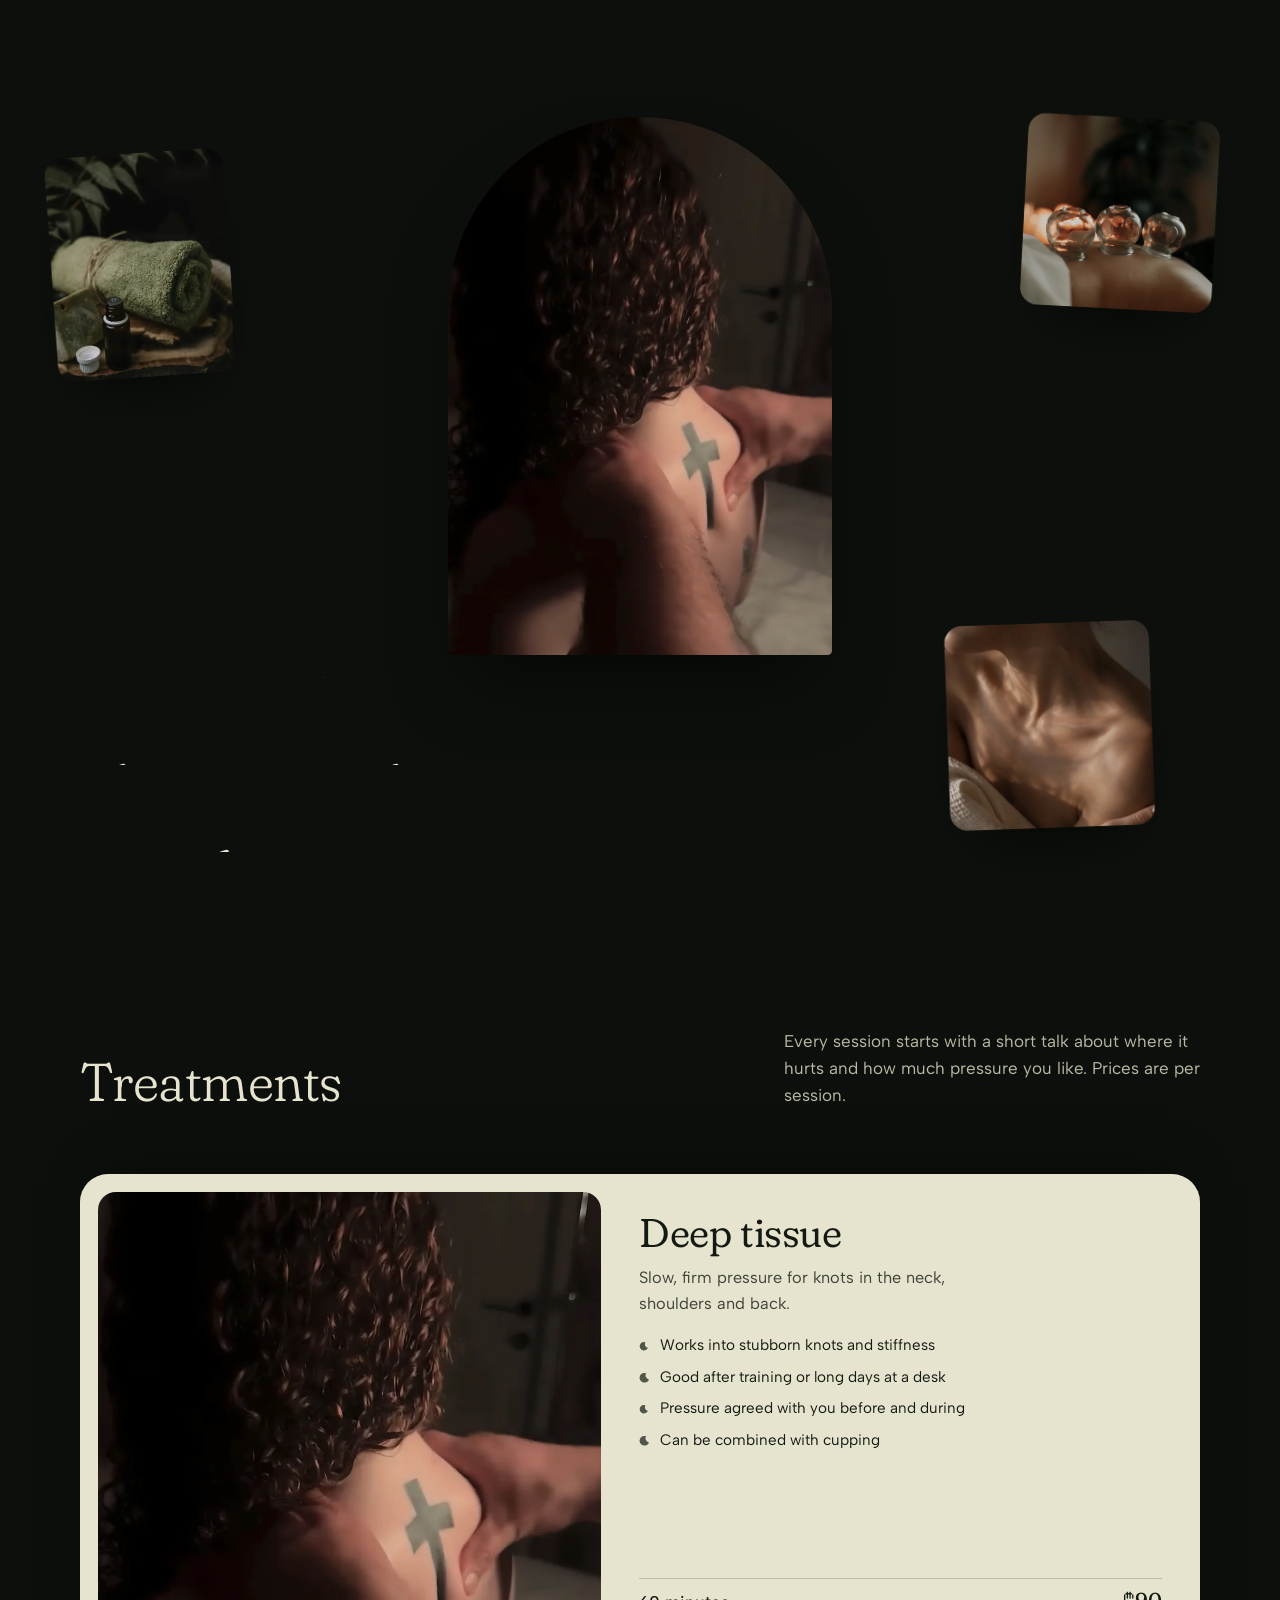
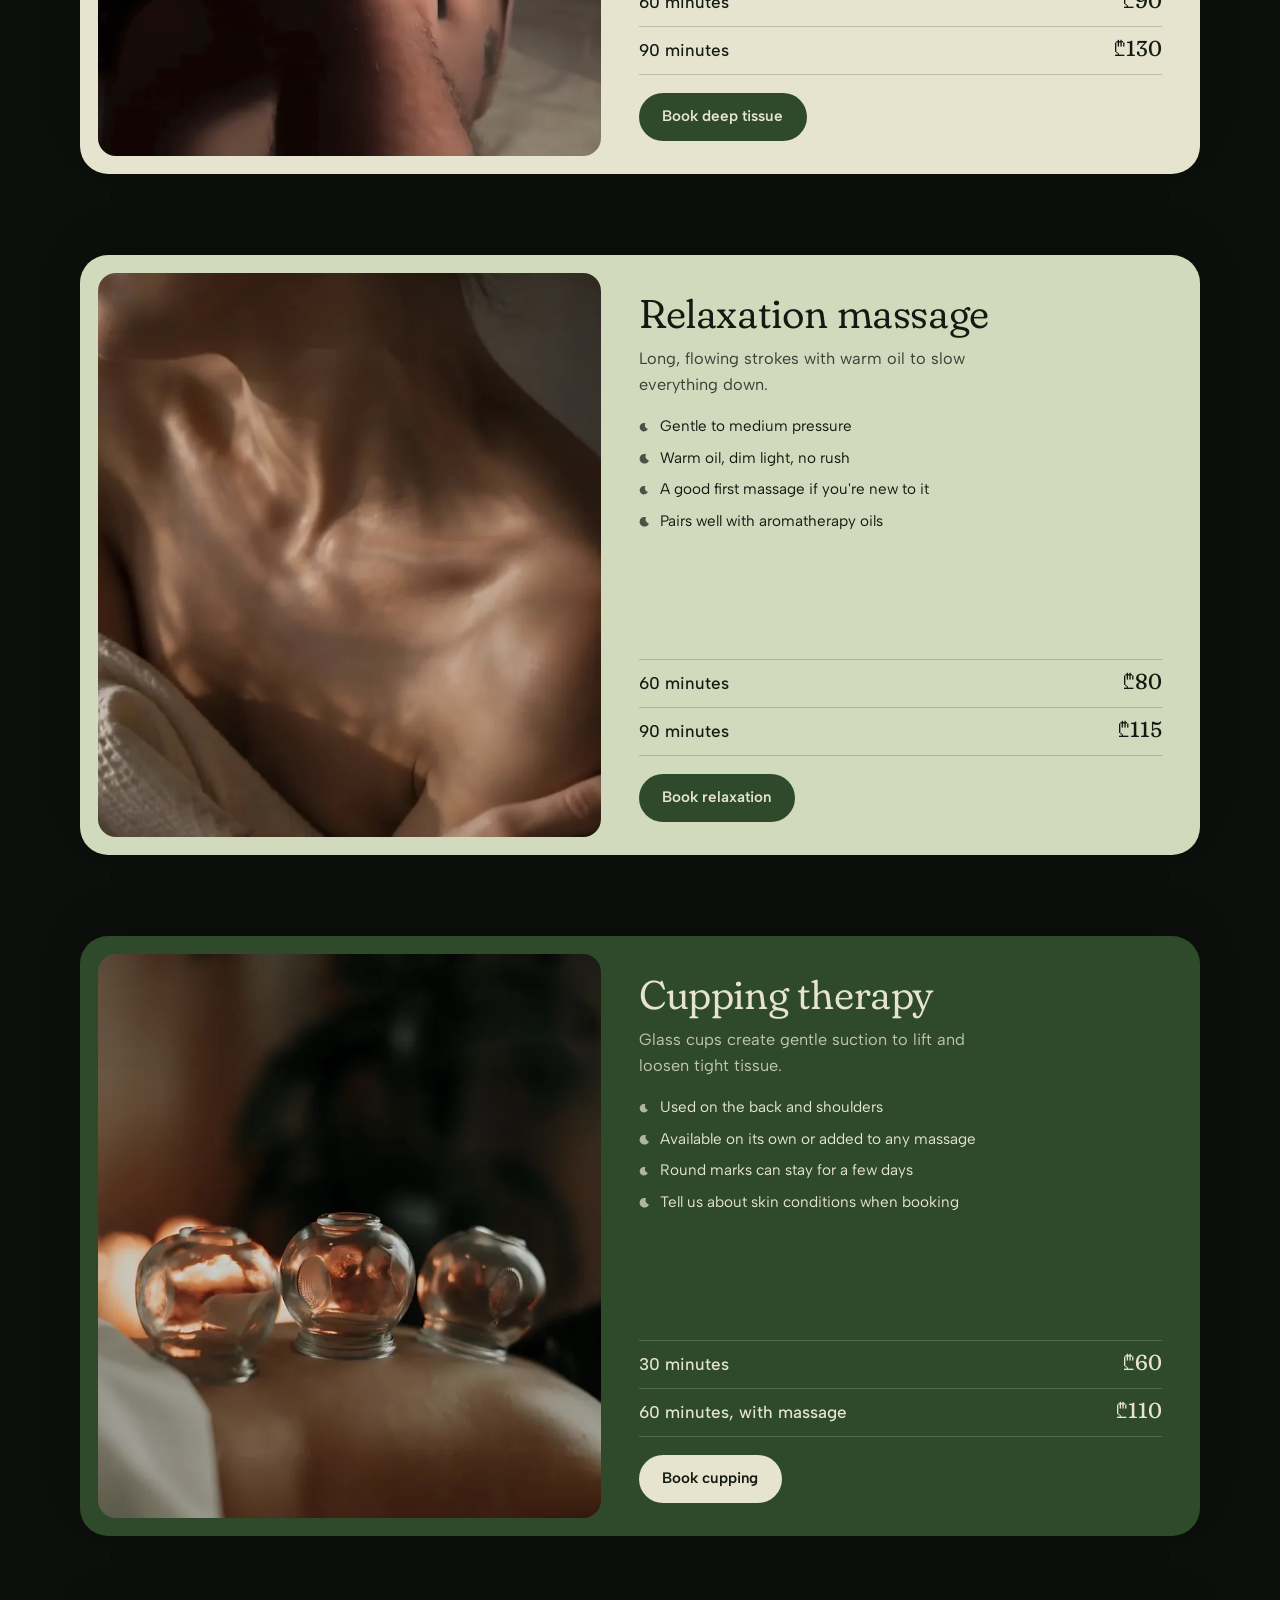
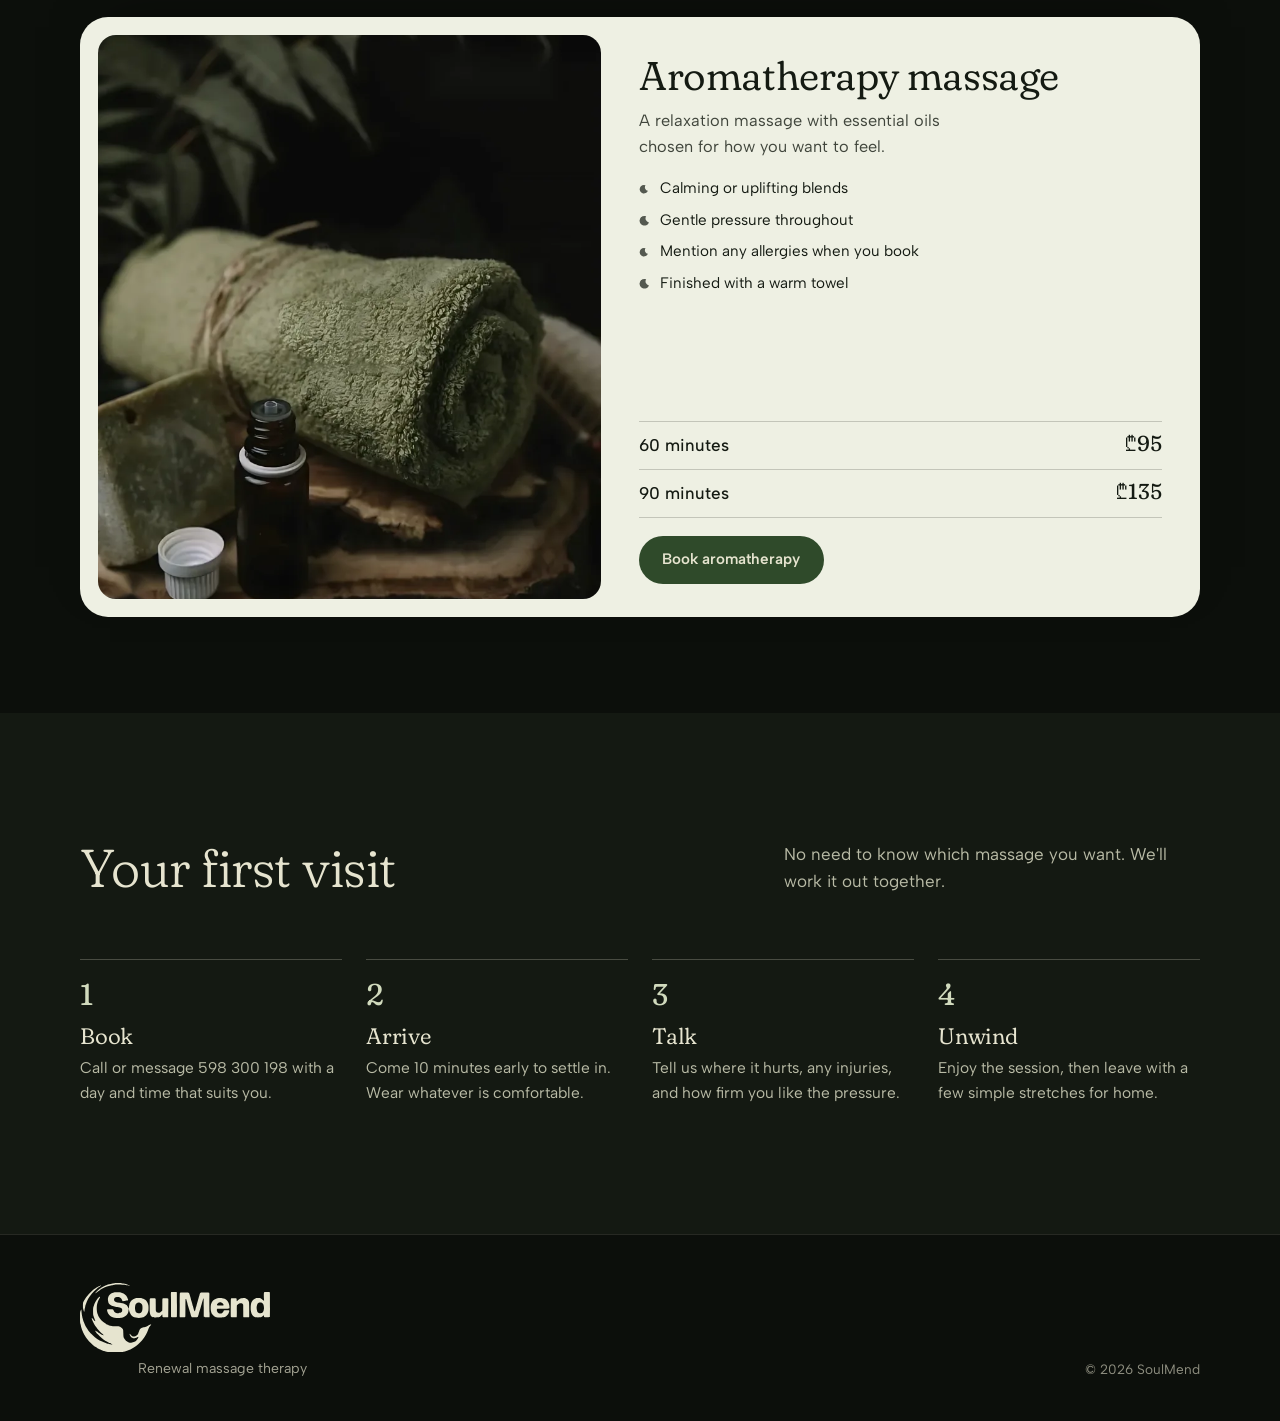
<file: index.html>
<!doctype html>
<html lang="en">
<head>
<meta charset="utf-8">
<meta name="viewport" content="width=device-width, initial-scale=1, viewport-fit=cover">
<title>SoulMend — Massage therapy</title>
<meta name="description" content="SoulMend massage therapy: deep tissue, relaxation, cupping and aromatherapy massage. Book by phone: 598 300 198.">
<meta name="theme-color" content="#0c0f0b">
<meta property="og:title" content="SoulMend — Massage therapy">
<meta property="og:description" content="Let go of what weighs you down. Book your session: 598 300 198.">
<meta property="og:type" content="website">
<meta property="og:image" content="assets/img/back-1600.webp">
<link rel="icon" href="favicon.svg" type="image/svg+xml">
<link rel="preconnect" href="https://fonts.googleapis.com">
<link rel="preconnect" href="https://fonts.gstatic.com" crossorigin>
<link href="https://fonts.googleapis.com/css2?family=Albert+Sans:wght@400;500;600&family=Fraunces:ital,opsz,wght,SOFT@0,9..144,300..500,0..100;1,9..144,300..400,0..100&display=swap" rel="stylesheet">
<link rel="preload" as="image" href="assets/img/back-800.webp" imagesrcset="assets/img/back-800.webp 800w, assets/img/back-1600.webp 1600w" imagesizes="(max-width: 760px) 60vw, 30vw">

<!-- Local SEO. TODO: add street address, city, opening hours once confirmed. -->
<script type="application/ld+json">
{
  "@context": "https://schema.org",
  "@type": "HealthAndBeautyBusiness",
  "name": "SoulMend",
  "description": "Massage therapy: deep tissue, relaxation, cupping and aromatherapy.",
  "telephone": "+995598300198",
  "image": "assets/img/back-1600.webp",
  "priceRange": "₾₾"
}
</script>

<script>
  // Run the intro only when motion is allowed. Set before first paint to avoid a flash.
  if (!matchMedia('(prefers-reduced-motion: reduce)').matches) document.documentElement.classList.add('is-intro');
</script>

<style>
:root{
  /* Palette pulled from the logo and the studio photos */
  /* Theme tokens. Default = dark. Put data-theme="light" on <html> for the light version. */
  --bg:#0c0f0b;       /* near-black with a trace of the leaves' green — photos glow on it */
  --bg-2:#141912;     /* raised surfaces / alternate sections */
  --fg:#e6e4cf;       /* logo cream */
  --fg-mute:#b9bba6;
  --head-bg:rgba(12,15,11,.78);
  --forest:#0c0f0b;
  --pine:#2f4a2a;     /* logo green */
  --moss:#6f8360;
  --sage:#d1dabd;     /* logo background */
  --cream:#e6e4cf;    /* logo on dark */
  --paper:#eef0e3;
  --ember:#c48a55;    /* candle light in the cupping photo — used sparingly */
  --ink:#141a12;

  --serif:"Fraunces", "Iowan Old Style", "Palatino Linotype", Georgia, serif;
  --sans:"Albert Sans", "Segoe UI", system-ui, -apple-system, sans-serif;

  /* Type scale ≈ perfect fourth (1.333) on a 17px base */
  --t-0:1.0625rem; --t-1:1.4rem; --t-2:1.875rem; --t-3:2.5rem; --t-4:3.33rem;

  --gutter:clamp(1.25rem, 4vw, 3.5rem);
  --nav-h:76px;
  --ease-out:cubic-bezier(.2,.7,.2,1);
  --ease-io:cubic-bezier(.75,0,.2,1);
}
*,*::before,*::after{box-sizing:border-box}
html{scroll-behavior:smooth;scroll-padding-top:var(--nav-h);-webkit-text-size-adjust:100%}
@media (prefers-reduced-motion:reduce){html{scroll-behavior:auto}}
body{margin:0;background:var(--bg);color:var(--fg);font:400 var(--t-0)/1.6 var(--sans);-webkit-font-smoothing:antialiased;
  padding-bottom:env(safe-area-inset-bottom,0px)}
img{display:block;max-width:100%}
a{color:inherit}
html[data-theme="light"]{
  --bg:#eef1e6; --bg-2:#e2e8d6; --fg:#141a12; --fg-mute:#4d5745; --head-bg:rgba(238,241,230,.82)
}
:focus-visible{outline:2px solid var(--ember);outline-offset:3px;border-radius:4px}
.serif{font-family:var(--serif);font-variation-settings:"SOFT" 100;font-optical-sizing:auto}
h1,h2,h3{font-family:var(--serif);font-variation-settings:"SOFT" 100;font-weight:350;margin:0;letter-spacing:-.01em}
.sr-only{position:absolute;width:1px;height:1px;overflow:hidden;clip:rect(0 0 0 0);white-space:nowrap}

/* ---------- Buttons ---------- */
.btn{display:inline-flex;align-items:center;gap:.6em;min-height:48px;padding:.75rem 1.4rem;border-radius:999px;
  font:600 .95rem/1 var(--sans);text-decoration:none;border:1px solid transparent;cursor:pointer;
  transition:background-color .25s, color .25s, border-color .25s}
.btn-cream{background:var(--cream);color:var(--ink)}
.btn-cream:hover{background:#fff}
.btn-line{border-color:color-mix(in srgb,currentColor 40%,transparent);background:transparent}
.btn-line:hover{border-color:currentColor}
.btn-pine{background:var(--pine);color:var(--cream)}
.btn-pine:hover{background:#264022}
.btn svg{width:18px;height:18px;flex:none}

html[data-theme="light"] .btn-cream{background:var(--pine);color:var(--cream)}
html[data-theme="light"] .btn-cream:hover{background:#264022}
html[data-theme="light"] .steps li::before{color:var(--pine)}
html[data-theme="light"] .hero-title{font-size:clamp(3rem,5.6vw,6rem)}
@media (max-width:760px){html[data-theme="light"] .hero-title{font-size:clamp(2.7rem,13vw,4.2rem)}}
html[data-theme="light"] .ph img,html[data-theme="light"] .ph-main .frame{box-shadow:0 30px 60px -30px rgba(20,26,18,.45)}

/* ---------- Header ---------- */
.site-head{position:fixed;inset:0 0 auto 0;z-index:50;height:calc(var(--nav-h) + env(safe-area-inset-top,0px));
  padding:env(safe-area-inset-top,0px) var(--gutter) 0;display:flex;align-items:center;justify-content:space-between;gap:1rem;
  transition:background-color .35s, backdrop-filter .35s}
.site-head.is-solid{background:var(--head-bg);backdrop-filter:blur(14px);-webkit-backdrop-filter:blur(14px)}
.brand{display:block;width:150px;color:var(--fg);line-height:0}
.brand svg{width:100%;height:auto;display:block}
.nav{display:flex;gap:2rem}
.nav a{text-decoration:none;font-weight:500;font-size:.95rem;opacity:.82}
.nav a:hover{opacity:1}
@media (max-width:860px){.nav{display:none}}
@media (max-width:420px){.brand{width:130px}}

/* ---------- Hero ---------- */
.hero{position:relative;min-height:max(100svh,700px);overflow:hidden;isolation:isolate;
  background:var(--bg)}
.stage{position:absolute;inset:0}
.ph{position:absolute;margin:0;transform:rotate(var(--r,0deg));will-change:transform}
.ph img{width:100%;height:100%;object-fit:cover;border-radius:18px}
.ph-main{left:50%;top:13svh;width:min(30vw,48svh);margin-left:calc(min(30vw,48svh) / -2);aspect-ratio:100/140;z-index:2}
.ph-main .frame{width:100%;height:100%;border-radius:999px 999px 22px 22px;overflow:hidden;box-shadow:0 40px 80px -30px rgba(0,0,0,.6)}
.ph-main .frame img{border-radius:0;object-position:60% 40%}
.ph-main .swoosh{position:absolute;inset:0;width:100%;height:100%;overflow:visible;pointer-events:none}
.swoosh path{fill:none;stroke:var(--fg);stroke-linecap:round}
.ph-tl{--r:-4deg;left:4vw;top:17svh;width:min(14vw,24svh);aspect-ratio:4/5}
.ph-tr{--r:3deg;right:5vw;top:13svh;width:min(15vw,24svh);aspect-ratio:1}
.ph-br{--r:-2deg;right:10vw;bottom:8svh;width:min(16vw,26svh);aspect-ratio:1}
.ph-tl img,.ph-tr img,.ph-br img{box-shadow:0 30px 60px -28px rgba(0,0,0,.7);will-change:transform,opacity}
.ph-tr img{object-position:50% 70%}

.hero-title{position:absolute;left:var(--gutter);bottom:7svh;z-index:3;margin:0;
  font-size:clamp(3rem,7.2vw,7.4rem);line-height:.94;font-weight:300;letter-spacing:-.025em;color:var(--fg)}
.hero-title .line{display:block;overflow:hidden;padding-bottom:.16em;margin-bottom:-.16em}
.hero-title .line > span{display:block;transition:transform 1.1s var(--ease-out)}
.hero-title .line:nth-child(2) > span{transition-delay:.08s}
.hero-title .line:nth-child(3) > span{transition-delay:.16s}

.hero-side{position:absolute;right:5vw;top:50%;transform:translateY(-38%);width:min(300px,24vw);z-index:3;transition:opacity .9s .3s}
.hero-side p{margin:0 0 1.25rem;color:var(--fg-mute)}
.hero-side .actions{display:flex;flex-wrap:wrap;gap:.6rem}

/* Intro states (only when motion allowed) */
.is-intro .ph{opacity:0}
.is-intro .hero-title .line > span{transform:translateY(105%)}
.is-intro .hero-side,.is-intro .site-head{opacity:0}
.site-head{transition:opacity .8s, background-color .35s}
.intro-text .hero-title .line > span{transform:none}
.intro-text .hero-side,.intro-text .site-head{opacity:1}
.is-intro .swoosh{opacity:0}
.intro-text .swoosh{opacity:1}
.is-intro .swoosh path{stroke-dashoffset:var(--len)}
.swoosh path{stroke-dasharray:var(--len);stroke-dashoffset:0;transition:stroke-dashoffset 1.6s var(--ease-out)}
.intro-text .swoosh path{stroke-dashoffset:0}
.swoosh path:nth-child(2){transition-delay:.25s}

@media (max-width:760px){
  .hero{min-height:0;padding:calc(var(--nav-h) + env(safe-area-inset-top,0px) + 8px) 0 3.5rem}
  .stage{position:relative;inset:auto}
  .stage{height:104vw}
  .ph-main{top:2vw;width:50vw;margin-left:-25vw}
  .ph-tl,.ph-tr,.ph-br{z-index:3}
  .ph-tl{left:3vw;top:42vw;width:26vw}
  .ph-tr{right:3vw;top:6vw;width:25vw}
  .ph-br{right:4vw;bottom:auto;top:62vw;width:27vw}
  .hero-title{position:relative;left:auto;bottom:auto;margin:-10vw var(--gutter) 0;font-size:clamp(2.7rem,13vw,4.2rem)}
  .hero-side{position:static;transform:none;width:auto;margin:1.5rem var(--gutter) 0}
}
@media (min-width:761px) and (max-height:760px){ .hero-side{transform:translateY(-30%)} }

/* ---------- Section heads ---------- */
.sec{padding:clamp(5rem,10vw,8.5rem) var(--gutter)}
.sec-head{max-width:1120px;margin:0 auto clamp(2.5rem,5vw,4rem);display:grid;grid-template-columns:1fr minmax(0,26rem);gap:1.5rem 3rem;align-items:end}
.sec-head h2{font-size:clamp(2.4rem,5vw,var(--t-4));line-height:1.02;font-weight:300}
.sec-head p{margin:0;color:var(--fg-mute)}
@media (max-width:760px){.sec-head{grid-template-columns:1fr}}

/* ---------- Treatments: stacking cards ---------- */
.treatments{background:var(--bg);padding-bottom:clamp(3rem,8vw,6rem)}
.stack{max-width:1120px;margin:0 auto}
.card{position:sticky;top:calc(var(--nav-h) + 16px + var(--i) * 18px);
  height:clamp(470px,calc(100svh - var(--nav-h) - 120px),600px);margin-bottom:9vh;
  display:grid;grid-template-columns:minmax(0,1fr) minmax(0,1.08fr);gap:clamp(1.25rem,3vw,2.75rem);
  padding:clamp(.9rem,1.4vw,1.1rem);border-radius:28px;color:var(--ink);background:var(--cream);
  transform-origin:50% 0;will-change:transform;box-shadow:0 -20px 50px -30px rgba(0,0,0,.55)}
.card:last-child{margin-bottom:0}
.card[data-tone="sage"]{background:var(--sage)}
.card[data-tone="pine"]{background:var(--pine);color:var(--cream)}
.card[data-tone="paper"]{background:var(--paper)}
.card-media{border-radius:18px;overflow:hidden;min-height:0}
.card-media img{width:100%;height:100%;object-fit:cover}
.card-body{display:flex;flex-direction:column;padding:clamp(.5rem,1.6vw,1.4rem) clamp(.25rem,1.6vw,1.4rem) clamp(.5rem,1.2vw,1rem) 0;min-height:0}
.card h3{font-size:clamp(2rem,3.4vw,var(--t-3));line-height:1.05;font-weight:350}
.card .lede{margin:.6rem 0 1.1rem;max-width:34ch;font-size:1.02rem;color:color-mix(in srgb,currentColor 80%,transparent)}
.benefits{list-style:none;margin:0 0 auto;padding:0;display:grid;gap:.45rem;font-size:.95rem}
.benefits li{display:flex;gap:.65rem;align-items:baseline}
.benefits li::before{content:"";flex:none;width:.7em;height:.7em;border-radius:50%;
  /* tiny crescent — the logo mark reduced to a bullet */
  background:currentColor;opacity:.7;transform:translateY(.08em);
  -webkit-mask:url("data:image/svg+xml,%3Csvg xmlns='http://www.w3.org/2000/svg' viewBox='0 0 20 20'%3E%3Cpath d='M13 2.2A8.5 8.5 0 1 0 17.8 13 7 7 0 0 1 13 2.2z'/%3E%3C/svg%3E") center/contain no-repeat;
          mask:url("data:image/svg+xml,%3Csvg xmlns='http://www.w3.org/2000/svg' viewBox='0 0 20 20'%3E%3Cpath d='M13 2.2A8.5 8.5 0 1 0 17.8 13 7 7 0 0 1 13 2.2z'/%3E%3C/svg%3E") center/contain no-repeat}
.prices{margin:1.3rem 0 1.1rem;padding:0}
.prices .row{display:grid;grid-template-columns:1fr auto;align-items:baseline;gap:1rem;padding:.62rem 0;
  border-top:1px solid color-mix(in srgb,currentColor 20%,transparent)}
.prices .row:last-child{border-bottom:1px solid color-mix(in srgb,currentColor 20%,transparent)}
.prices dt{font-weight:500}
.prices dd{margin:0;font-family:var(--serif);font-variation-settings:"SOFT" 100;font-size:1.35rem;line-height:1}
.card .btn{align-self:flex-start}
.card[data-tone="pine"] .btn-pine{background:var(--cream);color:var(--ink)}

@media (max-width:760px){
  .card{grid-template-columns:1fr;grid-template-rows:30% 1fr;height:min(calc(100svh - var(--nav-h) - 40px),640px);
    top:calc(var(--nav-h) + 8px + var(--i) * 12px);gap:.9rem;padding:.7rem;border-radius:22px;margin-bottom:6vh}
  .card-body{padding:0 .5rem .4rem}
  .card .lede{margin:.35rem 0 .8rem;font-size:.97rem}
  .benefits{font-size:.92rem;gap:.3rem}
  .prices{margin:.9rem 0 .8rem}
  .prices .row{padding:.45rem 0}
}
@media (max-width:760px) and (max-height:720px){ .benefits li:nth-child(n+3){display:none} }

/* ---------- First visit ---------- */
.visit{background:var(--bg-2);color:var(--fg)}
.steps{max-width:1120px;margin:0 auto;padding:0;list-style:none;display:grid;grid-template-columns:repeat(4,1fr);gap:1.5rem;counter-reset:s}
.steps li{counter-increment:s;padding-top:1.25rem;border-top:1px solid color-mix(in srgb,var(--fg) 25%,transparent)}
.steps li::before{content:counter(s);display:block;font-family:var(--serif);font-variation-settings:"SOFT" 100;font-size:var(--t-2);line-height:1;margin-bottom:.8rem;color:var(--sage)}
.steps h3{font-size:var(--t-1);line-height:1.2;margin-bottom:.4rem}
.steps p{margin:0;font-size:.97rem;color:var(--fg-mute)}
@media (max-width:900px){.steps{grid-template-columns:1fr 1fr;gap:2rem 1.5rem}}
@media (max-width:520px){.steps{grid-template-columns:1fr}}

/* ---------- Footer ---------- */
.site-foot{padding:3rem var(--gutter) calc(2.5rem + env(safe-area-inset-bottom,0px));border-top:1px solid color-mix(in srgb,var(--fg) 12%,transparent)}
.foot-inner{max-width:1120px;margin:0 auto;display:flex;flex-wrap:wrap;gap:1.5rem 3rem;align-items:flex-end;justify-content:space-between}
.lockup{color:var(--fg)}
.lockup svg{width:190px;height:auto;display:block}
.lockup span{display:block;margin:.35rem 0 0 58px;font-size:.88rem;opacity:.7}
.foot-inner small{opacity:.6;font-size:.85rem}

/* ---------- Reduced motion ---------- */
@media (prefers-reduced-motion:reduce){
  *,*::before,*::after{transition:none !important;animation:none !important}
  .card{transform:none !important;filter:none !important}
}
</style>
</head>
<body>

<!-- Logo artwork (traced from the SoulMend social posts) -->
<svg width="0" height="0" style="position:absolute" aria-hidden="true">
  <symbol id="logo" viewBox="0 0 2278.818690 837.271891"><g transform="translate(-163.500000,989.653701) scale(0.100000,-0.100000)" fill="currentColor" stroke="none"> <path d="M5760 9880 c-281 -38 -622 -116 -770 -175 -47 -19 -109 -40 -139 -46 -46 -10 -359 -161 -571 -276 -66 -36 -203 -126 -285 -187 -33 -25 -94 -69 -135 -99 -113 -83 -380 -356 -380 -390 0 -34 25 -36 68 -4 16 12 49 36 72 52 23 17 79 58 125 92 46 35 108 77 137 94 29 17 71 48 94 69 22 20 62 50 90 65 27 16 72 42 99 60 59 36 368 190 540 268 113 51 212 87 280 102 17 3 111 32 210 64 127 41 204 61 260 66 44 3 116 15 160 25 256 59 355 70 645 70 282 -1 633 -25 694 -49 38 -15 249 -48 360 -56 58 -4 103 -13 127 -26 47 -23 134 -43 156 -35 29 12 -4 32 -84 52 -52 13 -99 33 -142 61 -95 63 -321 132 -536 164 -71 11 -170 26 -220 35 -149 25 -683 28 -855 4z"/> <path d="M4108 9620 c-9 -6 -26 -25 -37 -44 -19 -31 -26 -34 -85 -40 -34 -4 -74 -13 -87 -20 -155 -82 -278 -151 -294 -166 -11 -10 -60 -43 -110 -74 -222 -139 -374 -265 -645 -536 -240 -240 -327 -344 -474 -565 -22 -33 -58 -82 -81 -110 -23 -27 -57 -79 -75 -115 -18 -36 -45 -83 -60 -105 -28 -41 -144 -277 -162 -330 -13 -37 -11 -563 3 -657 7 -57 81 -330 104 -390 11 -28 35 -21 49 15 8 17 19 91 25 162 6 75 23 182 41 254 17 68 37 169 45 223 8 55 25 118 36 140 12 23 38 94 59 159 132 405 344 782 638 1133 23 28 66 83 96 122 66 86 380 392 456 444 30 21 68 52 85 69 16 18 52 46 80 63 27 18 70 50 95 72 25 23 76 59 114 81 38 22 85 59 104 82 20 23 48 45 63 48 36 8 81 51 77 73 -4 20 -36 26 -60 12z"/> <path d="M12592 8815 c-55 -40 -55 -31 -48 -619 3 -298 6 -952 6 -1454 0 -913 0 -913 25 -937 24 -25 24 -25 329 -25 305 0 305 0 333 24 28 24 28 24 27 1485 -2 1595 2 1490 -56 1523 -38 22 -586 24 -616 3z"/> <path d="M23780 8819 c-37 -15 -68 -48 -80 -83 -13 -41 -20 -558 -9 -645 32 -243 32 -321 -2 -321 -6 0 -60 45 -119 99 -128 118 -159 139 -265 183 -80 33 -80 33 -315 33 -235 0 -235 0 -310 -37 -41 -20 -96 -45 -121 -56 -102 -43 -248 -199 -319 -342 -70 -140 -84 -196 -121 -480 -16 -122 -13 -468 5 -558 9 -42 20 -122 25 -177 30 -303 266 -609 507 -657 84 -17 601 -16 677 1 72 16 184 89 272 178 84 85 95 82 95 -31 0 -151 -12 -146 349 -146 303 0 352 7 367 53 13 40 7 2912 -6 2936 -28 53 -73 61 -350 60 -145 0 -266 -5 -280 -10z m-343 -1304 c61 -30 167 -140 194 -201 48 -107 84 -369 69 -506 -44 -423 -200 -584 -524 -538 -141 20 -257 111 -289 228 -79 287 -89 454 -38 657 52 209 92 274 223 359 65 42 279 42 365 1z"/> <path d="M5960 8789 c-175 -7 -175 -7 -360 -71 -368 -127 -520 -279 -597 -597 -31 -128 -28 -243 11 -442 29 -150 41 -180 93 -239 22 -25 53 -65 70 -90 56 -82 345 -226 506 -251 34 -6 122 -26 196 -44 73 -19 174 -40 225 -46 227 -27 372 -71 483 -148 98 -67 108 -90 108 -236 0 -174 -35 -224 -220 -312 -80 -38 -80 -38 -236 -41 -202 -5 -289 14 -394 86 -85 57 -124 108 -160 204 -70 186 -62 183 -443 182 -303 -1 -303 -1 -330 -28 -45 -45 -38 -148 20 -296 25 -63 52 -135 61 -160 47 -127 230 -309 414 -409 129 -71 146 -76 371 -112 282 -45 570 -48 772 -7 74 16 162 33 195 39 37 7 112 38 199 82 209 106 332 233 443 458 40 79 43 94 63 257 27 220 33 238 49 142 40 -247 152 -517 267 -645 161 -180 300 -259 555 -316 272 -61 487 -59 779 7 111 25 140 38 278 117 88 51 247 200 279 262 14 28 39 69 55 93 34 49 112 278 127 372 32 195 21 578 -19 682 -11 29 -29 89 -40 133 -24 95 -119 262 -195 344 -95 103 -302 240 -364 241 -7 0 -50 17 -95 37 -91 41 -189 52 -491 52 -228 1 -308 -10 -412 -57 -49 -22 -113 -47 -144 -56 -77 -22 -211 -120 -300 -218 -84 -93 -203 -314 -214 -396 -3 -26 -15 -90 -26 -142 -11 -52 -24 -140 -29 -195 -15 -159 -22 -215 -29 -214 -3 0 -30 50 -60 110 -45 92 -133 238 -194 324 -15 21 -203 127 -247 140 -14 4 -65 25 -114 47 -78 36 -102 42 -195 49 -58 4 -128 15 -155 23 -27 9 -90 21 -140 27 -390 46 -603 137 -644 275 -28 95 -3 244 50 302 109 116 459 148 643 57 115 -56 210 -170 250 -300 38 -127 89 -159 218 -137 34 6 90 14 125 17 34 3 84 12 110 20 26 8 74 17 107 20 168 17 210 78 142 207 -19 35 -40 81 -47 103 -52 160 -218 377 -345 450 -28 15 -86 52 -130 81 -63 42 -101 59 -176 78 -53 14 -118 34 -145 44 -102 40 -283 53 -574 41z m2839 -1250 c112 -24 223 -121 271 -235 49 -119 63 -225 57 -449 -8 -320 -73 -472 -238 -556 -137 -69 -397 -39 -497 59 -80 78 -99 121 -133 298 -40 207 -40 304 -4 489 31 163 52 208 134 291 95 98 252 137 410 103z"/> <path d="M13722 8749 c-65 -8 -97 -29 -110 -71 -7 -21 -13 -512 -17 -1368 -4 -734 -8 -1365 -9 -1401 -2 -125 16 -132 344 -130 276 2 311 8 336 59 8 16 12 317 13 1035 1 557 6 1030 11 1052 11 51 36 70 64 51 21 -13 31 -39 59 -151 8 -33 36 -132 62 -220 25 -88 57 -211 70 -274 14 -63 38 -144 55 -180 17 -35 42 -117 57 -180 14 -64 38 -149 54 -188 16 -40 44 -135 64 -212 19 -76 48 -176 65 -221 17 -45 43 -137 59 -203 43 -180 85 -287 127 -328 35 -34 35 -34 337 -37 398 -4 395 -5 435 154 11 45 32 105 47 134 16 31 34 96 45 155 10 56 32 137 49 180 18 43 43 124 56 179 13 56 35 133 49 171 34 98 102 336 120 421 8 39 25 93 39 120 13 27 30 79 36 117 10 60 48 188 128 442 51 163 80 207 98 153 5 -13 10 -502 12 -1087 3 -613 8 -1074 14 -1088 18 -47 56 -53 342 -53 287 0 319 5 342 50 15 28 4 528 -11 570 -13 34 -22 1389 -12 1806 12 488 12 490 -62 526 -48 24 -943 28 -988 4 -65 -34 -99 -96 -127 -234 -8 -40 -33 -126 -54 -190 -22 -64 -45 -144 -51 -177 -6 -33 -27 -107 -45 -165 -18 -58 -52 -175 -75 -260 -23 -85 -61 -220 -85 -300 -24 -80 -49 -178 -55 -219 -6 -42 -26 -109 -46 -154 -21 -48 -45 -130 -59 -204 -31 -151 -81 -312 -101 -320 -40 -15 -100 95 -120 220 -8 51 -29 130 -45 177 -17 47 -42 130 -55 185 -13 55 -51 188 -83 295 -33 107 -68 231 -79 275 -11 44 -33 118 -50 165 -17 47 -38 128 -46 180 -8 53 -29 129 -46 170 -17 41 -42 122 -56 180 -65 277 -99 347 -182 374 -50 17 -806 29 -920 15z"/> <path d="M3975 8241 c-77 -48 -261 -248 -350 -379 -129 -191 -254 -431 -294 -567 -18 -60 -51 -163 -73 -227 -50 -148 -57 -222 -58 -600 0 -303 9 -408 42 -498 27 -72 51 -146 83 -249 14 -47 50 -137 79 -200 57 -122 70 -168 56 -191 -12 -20 -62 4 -102 50 -55 62 -185 222 -221 270 -52 71 -97 66 -97 -10 0 -57 16 -99 124 -327 139 -293 254 -496 381 -670 33 -45 73 -101 88 -125 15 -24 55 -74 88 -113 33 -38 77 -92 98 -120 63 -82 356 -373 493 -489 168 -143 195 -186 107 -172 -42 7 -287 130 -361 182 -25 18 -66 43 -90 55 -23 12 -92 59 -153 104 -60 45 -128 92 -150 105 -22 13 -56 36 -76 52 -72 55 -123 53 -112 -4 6 -31 168 -252 258 -353 150 -169 390 -392 525 -490 30 -21 78 -59 105 -84 56 -50 369 -257 430 -285 22 -10 63 -32 90 -50 28 -17 102 -55 165 -83 63 -29 149 -67 191 -86 41 -19 101 -51 133 -71 32 -21 78 -45 103 -55 24 -9 44 -21 44 -27 -1 -16 -96 -16 -158 0 -32 8 -96 20 -143 26 -47 6 -126 24 -176 41 -51 16 -129 36 -175 44 -95 17 -288 90 -578 219 -208 92 -407 204 -641 358 -263 174 -739 607 -866 788 -21 30 -59 80 -85 110 -70 83 -259 357 -282 409 -10 25 -43 84 -73 131 -67 108 -225 450 -269 583 -18 56 -40 119 -49 139 -9 21 -25 77 -37 125 -11 49 -30 117 -43 153 -13 36 -42 173 -65 305 -40 234 -53 352 -70 603 -5 68 -13 128 -20 135 -13 13 -9 18 -57 -68 -95 -171 -99 -203 -99 -875 0 -587 1 -597 55 -785 16 -55 36 -140 45 -190 38 -212 120 -471 206 -652 21 -45 39 -85 39 -90 0 -4 37 -82 82 -173 127 -258 187 -357 408 -674 25 -35 77 -99 115 -141 39 -42 107 -117 152 -166 220 -241 601 -569 782 -674 31 -18 108 -64 171 -102 63 -38 139 -82 169 -97 29 -14 81 -42 115 -60 80 -45 357 -160 421 -175 28 -7 87 -30 132 -52 66 -32 102 -43 186 -54 61 -8 121 -22 145 -34 45 -23 224 -57 492 -93 244 -32 781 -32 955 0 61 11 146 24 190 27 133 10 257 33 329 60 37 14 115 32 174 40 89 13 121 23 192 59 47 24 119 51 160 60 41 9 111 34 155 56 44 22 121 57 172 79 160 69 574 320 682 415 20 17 54 45 76 61 210 153 589 537 768 777 238 319 467 728 572 1023 112 312 196 461 343 612 28 30 52 62 52 72 0 47 -63 54 -131 16 -24 -14 -64 -34 -89 -45 -67 -30 -99 -49 -160 -97 -30 -23 -80 -51 -110 -62 -30 -10 -86 -35 -125 -54 -76 -38 -149 -57 -223 -57 -89 0 -203 -37 -381 -123 -14 -7 -57 -49 -97 -94 -65 -75 -75 -93 -109 -190 -21 -60 -49 -133 -62 -163 -14 -30 -38 -92 -54 -138 -40 -118 -88 -191 -175 -267 -84 -73 -113 -91 -169 -100 -22 -4 -76 -13 -121 -22 -72 -13 -87 -13 -140 0 -103 27 -173 57 -201 89 -16 16 -51 47 -80 69 -40 30 -55 49 -67 87 -32 97 -81 104 -93 14 -9 -68 86 -249 170 -323 68 -61 235 -152 310 -169 94 -21 271 33 437 132 56 34 107 58 115 54 22 -8 19 -101 -4 -151 -50 -111 -241 -342 -316 -381 -27 -14 -84 -48 -125 -75 -180 -116 -512 -133 -741 -37 -187 77 -402 272 -489 442 -97 188 -102 218 -110 621 -8 382 -8 384 -72 508 -75 143 -285 295 -442 318 -34 5 -206 9 -382 9 -313 0 -325 1 -475 29 -158 30 -299 70 -404 114 -33 13 -74 28 -92 32 -17 3 -51 20 -73 36 -23 17 -62 39 -85 49 -99 42 -400 249 -453 311 -19 22 -60 59 -91 83 -68 53 -273 311 -320 404 -17 34 -47 82 -65 107 -19 24 -44 75 -56 112 -12 37 -36 99 -53 138 -127 294 -164 844 -82 1225 47 217 147 491 226 618 106 171 140 237 137 267 -4 37 -30 43 -73 16z"/> <path d="M18155 8080 c-33 -4 -89 -21 -125 -37 -36 -17 -95 -40 -133 -53 -37 -12 -93 -41 -125 -64 -31 -23 -77 -56 -101 -72 -123 -80 -262 -312 -327 -544 -41 -142 -46 -532 -10 -730 31 -171 102 -363 163 -439 140 -174 326 -319 448 -349 134 -33 749 -41 950 -12 121 17 249 89 370 207 116 113 164 188 230 359 60 153 63 208 15 255 -29 30 -29 30 -309 27 -325 -3 -313 0 -351 -114 -24 -70 -134 -205 -193 -236 -93 -47 -275 -49 -389 -3 -106 42 -181 151 -214 311 -23 109 -15 170 25 206 31 28 31 28 264 29 1113 4 1144 5 1171 22 63 42 63 46 37 337 -10 106 -75 315 -131 418 -90 166 -317 376 -428 397 -20 3 -71 22 -113 40 -54 25 -100 37 -165 45 -100 11 -467 11 -559 0z m423 -514 c79 -21 135 -59 190 -128 102 -130 116 -211 41 -237 -21 -7 -145 -11 -366 -11 -334 0 -334 0 -360 26 -42 42 -17 123 69 225 100 119 266 167 426 125z"/> <path d="M21090 8081 c-119 -7 -130 -9 -220 -50 -130 -60 -228 -136 -346 -273 -80 -93 -110 -57 -99 118 12 188 14 187 -346 187 -301 1 -322 -4 -345 -73 -18 -56 -16 -2128 2 -2157 32 -51 56 -55 343 -56 281 0 324 5 357 50 9 14 12 163 11 683 -1 757 -5 716 78 779 30 23 62 52 70 65 36 55 209 116 331 117 138 0 218 -50 265 -168 24 -58 24 -58 24 -759 0 -688 0 -702 20 -724 36 -40 59 -43 344 -41 289 2 328 8 350 49 14 27 -3 1685 -19 1762 -13 66 -86 217 -138 285 -48 64 -119 113 -240 166 -110 48 -180 55 -442 40z"/> <path d="M10107 8060 c-45 -8 -87 -37 -104 -71 -16 -30 -8 -1498 8 -1624 38 -295 140 -475 315 -557 66 -31 74 -32 269 -42 231 -11 494 8 557 40 58 30 162 121 230 201 130 154 138 152 138 -41 0 -195 -14 -188 353 -186 284 0 323 6 346 48 9 16 20 1806 13 2086 -3 135 -17 142 -329 148 -268 6 -325 0 -363 -37 -25 -25 -25 -25 -30 -723 -3 -383 -7 -698 -8 -699 -1 -1 -27 -32 -58 -70 -63 -78 -199 -174 -278 -198 -106 -32 -262 -14 -330 38 -47 36 -94 131 -106 213 -5 40 -10 344 -10 727 0 733 3 704 -67 734 -39 16 -469 26 -546 13z"/> </g></symbol>
  <symbol id="i-phone" viewBox="0 0 24 24"><path fill="none" stroke="currentColor" stroke-width="1.6" stroke-linecap="round" stroke-linejoin="round" d="M5 4h3l1.5 4-2 1.3a11 11 0 0 0 7.2 7.2l1.3-2 4 1.5v3a2 2 0 0 1-2.2 2A17 17 0 0 1 3 6.2 2 2 0 0 1 5 4z"/></symbol>
  <symbol id="i-chat" viewBox="0 0 24 24"><path fill="none" stroke="currentColor" stroke-width="1.6" stroke-linecap="round" stroke-linejoin="round" d="M4 20l1.3-3.9A8 8 0 1 1 8 19z"/></symbol>
</svg>

<header class="site-head" id="top">
  <a class="brand" href="#top" aria-label="SoulMend home"><svg viewBox="0 0 2278.818690 837.271891" aria-hidden="true"><use href="#logo"/></svg></a>
  <nav class="nav" aria-label="Main">
    <a href="#treatments">Treatments</a>
    <a href="#first-visit">First visit</a>
  </nav>
</header>

<main>
  <!-- ============ HERO ============ -->
  <section class="hero" aria-label="Welcome">
    <div class="stage" aria-hidden="true">
      <figure class="ph ph-tl"><img src="assets/img/towel-800.webp" srcset="assets/img/towel-800.webp 800w, assets/img/towel-1600.webp 1600w, assets/img/towel-2400.webp 2400w" sizes="(max-width: 760px) 30vw, 16vw" alt="" width="800" height="971"></figure>
      <figure class="ph ph-tr"><img src="assets/img/cupping-800.webp" srcset="assets/img/cupping-800.webp 800w, assets/img/cupping-1600.webp 1600w, assets/img/cupping-2400.webp 2400w" sizes="(max-width: 760px) 30vw, 16vw" alt="" width="790" height="800"></figure>
      <figure class="ph ph-br"><img src="assets/img/neck-800.webp" srcset="assets/img/neck-800.webp 800w, assets/img/neck-1600.webp 1600w, assets/img/neck-2400.webp 2400w" sizes="(max-width: 760px) 30vw, 16vw" alt="" width="800" height="846"></figure>
      <div class="ph ph-main">
        <div class="frame">
          <img src="assets/img/back-800.webp" srcset="assets/img/back-800.webp 800w, assets/img/back-1600.webp 1600w, assets/img/back-2400.webp 2400w"
               sizes="(max-width: 760px) 55vw, 32vw" alt="" width="800" height="1309" fetchpriority="high">
        </div>
        <!-- Two arcs echoing the swoosh in the SoulMend mark -->
        <svg class="swoosh" viewBox="0 0 100 140">
          <path d="M-7.1 60.1 A58 58 0 0 1 69.8 -4.5" stroke-width=".42"/>
          <path d="M-13.8 32.9 A66 66 0 0 1 32.9 -13.8" stroke-width=".26"/>
        </svg>
      </div>
    </div>

    <h1 class="hero-title">
      <span class="line"><span>Let go of</span></span>
      <span class="line"><span>what weighs</span></span>
      <span class="line"><span>you down.</span></span>
    </h1>

    <div class="hero-side">
      <p>Hands-on massage therapy for tight shoulders, tired backs and busy minds. Come in tense, leave lighter.</p>
      <div class="actions">
        <a class="btn btn-cream" href="#treatments">See treatments</a>
        <a class="btn btn-line" href="tel:+995598300198"><svg aria-hidden="true"><use href="#i-phone"/></svg>598 300 198</a>
      </div>
    </div>
  </section>

  <!-- ============ TREATMENTS (stacking cards) ============ -->
  <!-- TODO(client): confirm treatments, durations and prices. All values below are placeholders. -->
  <section class="sec treatments" id="treatments">
    <div class="sec-head">
      <h2>Treatments</h2>
      <p>Every session starts with a short talk about where it hurts and how much pressure you like. Prices are per session.</p>
    </div>

    <div class="stack">
      <article class="card" data-tone="cream" style="--i:0">
        <div class="card-media"><img src="assets/img/back-800.webp" srcset="assets/img/back-800.webp 800w, assets/img/back-1600.webp 1600w, assets/img/back-2400.webp 2400w" sizes="(max-width: 760px) 92vw, 45vw" alt="Therapist working on a client's shoulder" loading="lazy" width="800" height="1309" style="object-position:60% 62%"></div>
        <div class="card-body">
          <h3>Deep tissue</h3>
          <p class="lede">Slow, firm pressure for knots in the neck, shoulders and back.</p>
          <ul class="benefits">
            <li>Works into stubborn knots and stiffness</li>
            <li>Good after training or long days at a desk</li>
            <li>Pressure agreed with you before and during</li>
            <li>Can be combined with cupping</li>
          </ul>
          <dl class="prices">
            <div class="row"><dt>60 minutes</dt><dd>₾90</dd></div>
            <div class="row"><dt>90 minutes</dt><dd>₾130</dd></div>
          </dl>
          <a class="btn btn-pine" href="tel:+995598300198">Book deep tissue</a>
        </div>
      </article>

      <article class="card" data-tone="sage" style="--i:1">
        <div class="card-media"><img src="assets/img/neck-800.webp" srcset="assets/img/neck-800.webp 800w, assets/img/neck-1600.webp 1600w, assets/img/neck-2400.webp 2400w" sizes="(max-width: 760px) 92vw, 45vw" alt="Relaxed shoulders and collarbone in soft light" loading="lazy" width="800" height="846"></div>
        <div class="card-body">
          <h3>Relaxation massage</h3>
          <p class="lede">Long, flowing strokes with warm oil to slow everything down.</p>
          <ul class="benefits">
            <li>Gentle to medium pressure</li>
            <li>Warm oil, dim light, no rush</li>
            <li>A good first massage if you're new to it</li>
            <li>Pairs well with aromatherapy oils</li>
          </ul>
          <dl class="prices">
            <div class="row"><dt>60 minutes</dt><dd>₾80</dd></div>
            <div class="row"><dt>90 minutes</dt><dd>₾115</dd></div>
          </dl>
          <a class="btn btn-pine" href="tel:+995598300198">Book relaxation</a>
        </div>
      </article>

      <article class="card" data-tone="pine" style="--i:2">
        <div class="card-media"><img src="assets/img/cupping-800.webp" srcset="assets/img/cupping-800.webp 800w, assets/img/cupping-1600.webp 1600w, assets/img/cupping-2400.webp 2400w" sizes="(max-width: 760px) 92vw, 45vw" alt="Three glass cups on a client's back" loading="lazy" width="790" height="800"></div>
        <div class="card-body">
          <h3>Cupping therapy</h3>
          <p class="lede">Glass cups create gentle suction to lift and loosen tight tissue.</p>
          <ul class="benefits">
            <li>Used on the back and shoulders</li>
            <li>Available on its own or added to any massage</li>
            <li>Round marks can stay for a few days</li>
            <li>Tell us about skin conditions when booking</li>
          </ul>
          <dl class="prices">
            <div class="row"><dt>30 minutes</dt><dd>₾60</dd></div>
            <div class="row"><dt>60 minutes, with massage</dt><dd>₾110</dd></div>
          </dl>
          <a class="btn btn-pine" href="tel:+995598300198">Book cupping</a>
        </div>
      </article>

      <article class="card" data-tone="paper" style="--i:3">
        <div class="card-media"><img src="assets/img/towel-800.webp" srcset="assets/img/towel-800.webp 800w, assets/img/towel-1600.webp 1600w, assets/img/towel-2400.webp 2400w" sizes="(max-width: 760px) 92vw, 45vw" alt="Rolled green towel with a bottle of essential oil" loading="lazy" width="800" height="971"></div>
        <div class="card-body">
          <h3>Aromatherapy massage</h3>
          <p class="lede">A relaxation massage with essential oils chosen for how you want to feel.</p>
          <ul class="benefits">
            <li>Calming or uplifting blends</li>
            <li>Gentle pressure throughout</li>
            <li>Mention any allergies when you book</li>
            <li>Finished with a warm towel</li>
          </ul>
          <dl class="prices">
            <div class="row"><dt>60 minutes</dt><dd>₾95</dd></div>
            <div class="row"><dt>90 minutes</dt><dd>₾135</dd></div>
          </dl>
          <a class="btn btn-pine" href="tel:+995598300198">Book aromatherapy</a>
        </div>
      </article>
    </div>
  </section>

  <!-- ============ FIRST VISIT ============ -->
  <section class="sec visit" id="first-visit">
    <div class="sec-head">
      <h2>Your first visit</h2>
      <p>No need to know which massage you want. We'll work it out together.</p>
    </div>
    <ol class="steps">
      <li><h3>Book</h3><p>Call or message 598 300 198 with a day and time that suits you.</p></li>
      <li><h3>Arrive</h3><p>Come 10 minutes early to settle in. Wear whatever is comfortable.</p></li>
      <li><h3>Talk</h3><p>Tell us where it hurts, any injuries, and how firm you like the pressure.</p></li>
      <li><h3>Unwind</h3><p>Enjoy the session, then leave with a few simple stretches for home.</p></li>
    </ol>
  </section>

</main>

<footer class="site-foot">
  <div class="foot-inner">
    <div class="lockup"><svg viewBox="0 0 2278.818690 837.271891" aria-label="SoulMend" role="img"><use href="#logo"/></svg><span>Renewal massage therapy</span></div>
    <small>© <span id="yr">2026</span> SoulMend</small>
  </div>
</footer>

<script>
(() => {
  const root = document.documentElement;
  const reduce = matchMedia('(prefers-reduced-motion: reduce)').matches;

  /* ---------- Header background after leaving the hero ---------- */
  const head = document.querySelector('.site-head');
  const onScrollHead = () => head.classList.toggle('is-solid', scrollY > 40);
  addEventListener('scroll', onScrollHead, {passive:true}); onScrollHead();
  document.getElementById('yr').textContent = new Date().getFullYear();

  /* ---------- Swoosh stroke lengths (for the draw-on) ---------- */
  document.querySelectorAll('.swoosh path').forEach(p => p.style.setProperty('--len', Math.ceil(p.getTotalLength()) + 1));

  /* ---------- Hero intro: photos gather in a deck, then fly out; the main one comes forward ----------
     FLIP: each photo is already in its final CSS position. We compute the transform that puts it
     in the centre deck, then animate from there back to its resting transform. */
  function runIntro(){
    const stage = document.querySelector('.stage');
    const s = stage.getBoundingClientRect();
    const cx = s.left + s.width/2, cy = s.top + Math.min(s.height, innerHeight)/2;
    const deckW = Math.min(230, s.width * 0.34);
    const order = ['.ph-tl', '.ph-br', '.ph-tr', '.ph-main'];      // last = top of deck = the one that comes forward
    const fan   = [-12, 9, -5, 0];
    const nudge = [[-46, 10], [44, 18], [20, -16], [0, 0]];   // fan the deck so every card peeks out
    const outDelay = 1350;   // deck is complete at ~1.2s; then the photos fly out

    order.forEach((sel, i) => {
      const el = document.querySelector(sel);
      const r = el.getBoundingClientRect();
      const rest = getComputedStyle(el).getPropertyValue('--r').trim() || '0deg';
      // getBoundingClientRect includes the rest rotation; for small angles this is close enough
      const k = deckW / r.width;
      const dx = cx + nudge[i][0] - (r.left + r.width/2), dy = cy + nudge[i][1] - (r.top + r.height/2);
      const deck   = `translate(${dx}px, ${dy}px) scale(${k}) rotate(${fan[i]}deg)`;
      const before = `translate(${dx}px, ${dy + 60}px) scale(${k * .92}) rotate(${fan[i]}deg)`;
      const final  = `rotate(${rest})`;
      const isMain = sel === '.ph-main';

      el.style.opacity = 1;
      el.animate([
        {transform: before, opacity: 0},
        {transform: deck, opacity: 1}
      ], {duration: 650, delay: 120 + i * 140, easing: 'cubic-bezier(.2,.7,.2,1)', fill: 'backwards'});

      el.animate([
        {transform: deck},
        {transform: final}
      ], {duration: isMain ? 1300 : 1150, delay: outDelay + (isMain ? 120 : i * 70),
          easing: 'cubic-bezier(.75,0,.2,1)', fill: 'backwards'});
    });

    setTimeout(() => root.classList.add('intro-text'), outDelay + 750);
    setTimeout(() => root.classList.remove('is-intro'), outDelay + 2600);
  }

  if (root.classList.contains('is-intro')) {
    const imgs = [...document.querySelectorAll('.stage img')];
    const ready = Promise.all(imgs.map(img => img.decode ? img.decode().catch(() => {}) : Promise.resolve()));
    let started = false;
    const go = () => { if (!started) { started = true; runIntro(); } };
    ready.then(go);
    setTimeout(go, 1800);   // don't hold the page hostage on a slow connection
  }

  /* ---------- Hero: corner photos drift out to their corners and fade as the hero scrolls away ---------- */
  const hero = document.querySelector('.hero');
  const drift = [
    ['.ph-tl img', -1, -1],   // up-left
    ['.ph-tr img',  1, -1],   // up-right
    ['.ph-br img',  1,  1],   // down-right
  ].map(([sel, x, y]) => [document.querySelector(sel), x, y]);
  const mainImg = document.querySelector('.ph-main .frame img');
  let heroTick = false;
  function updateHero(){
    heroTick = false;
    const r = hero.getBoundingClientRect();
    // 0 at the top of the page, 1 once ~45% of the hero has scrolled past
    const p = Math.min(1, Math.max(0, -r.top / (r.height * 0.45)));
    const e = p * p * (3 - 2 * p);                     // smoothstep
    const dist = Math.min(innerWidth, 900) * 0.22;
    drift.forEach(([img, x, y]) => {
      img.style.transform = `translate(${x * dist * e}px, ${y * dist * e}px) scale(${1 - e * 0.25})`;
      img.style.opacity = String(1 - Math.min(1, e * 1.25));
    });
    mainImg.style.transform = `scale(${1 + e * 0.06})`;  // main photo leans in slightly as the others leave
  }
  if (!reduce) {
    addEventListener('scroll', () => { if (!heroTick) { heroTick = true; requestAnimationFrame(updateHero); } }, {passive:true});
    addEventListener('resize', updateHero);
    updateHero();
  } else {
    // No movement, but still clear the corner photos once the hero is out of the way
    const io = new IntersectionObserver(([en]) => drift.forEach(([img]) => img.style.opacity = en.intersectionRatio > .55 ? 1 : 0),
      {threshold: [0, .55, 1]});
    io.observe(hero);
  }

  /* ---------- Stacking cards: earlier cards shrink and dim as the next one covers them ---------- */
  const cards = [...document.querySelectorAll('.card')];
  let ticking = false;
  function updateStack(){
    ticking = false;
    for (let i = 0; i < cards.length - 1; i++) {
      const a = cards[i].getBoundingClientRect();
      const b = cards[i+1].getBoundingClientRect();
      const p = Math.min(1, Math.max(0, 1 - (b.top - a.top) / a.height));   // 0 = next card far, 1 = fully covering
      const depth = cards.length - 1 - i;
      cards[i].style.transform = `scale(${1 - p * 0.035 * depth})`;
      cards[i].style.filter = `brightness(${1 - p * 0.28})`;
    }
  }
  if (!reduce) {
    addEventListener('scroll', () => { if (!ticking) { ticking = true; requestAnimationFrame(updateStack); } }, {passive:true});
    addEventListener('resize', updateStack);
    updateStack();
  }

})();
</script>
</body>
</html>
</file>
